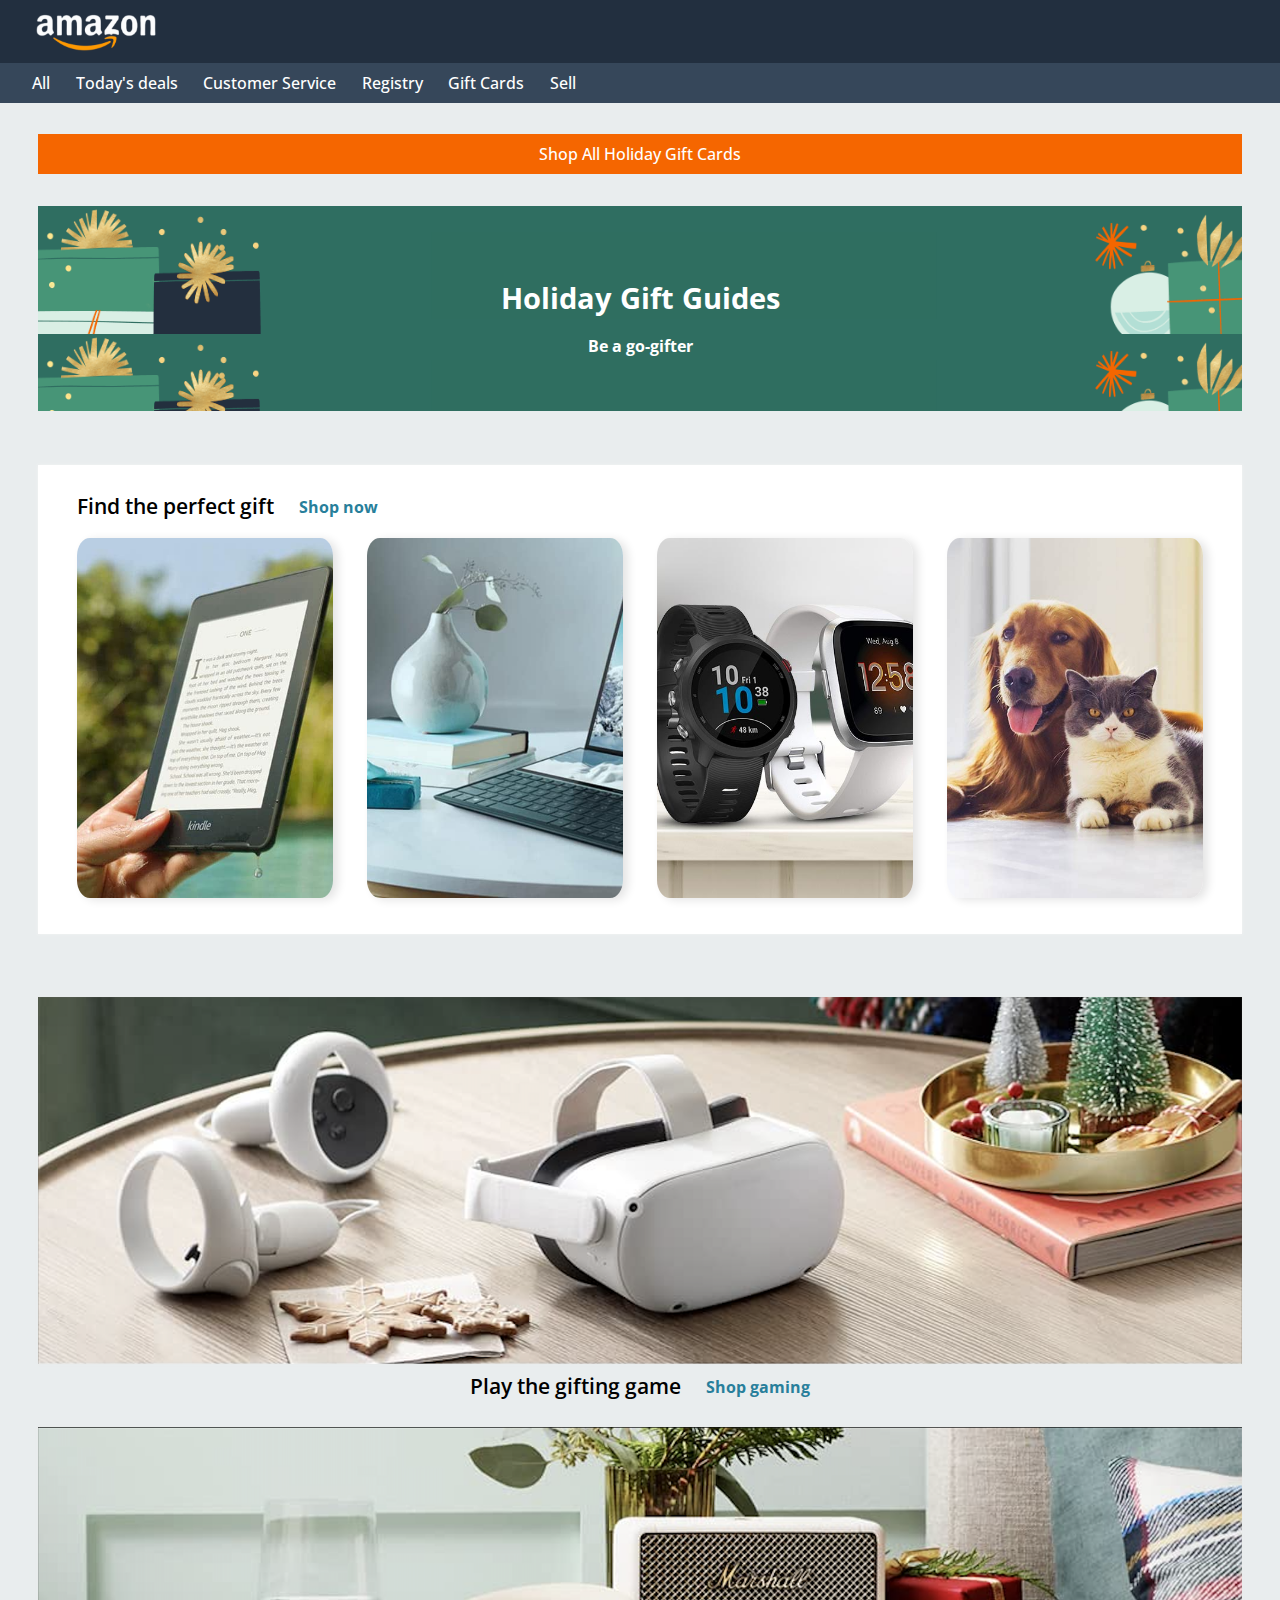
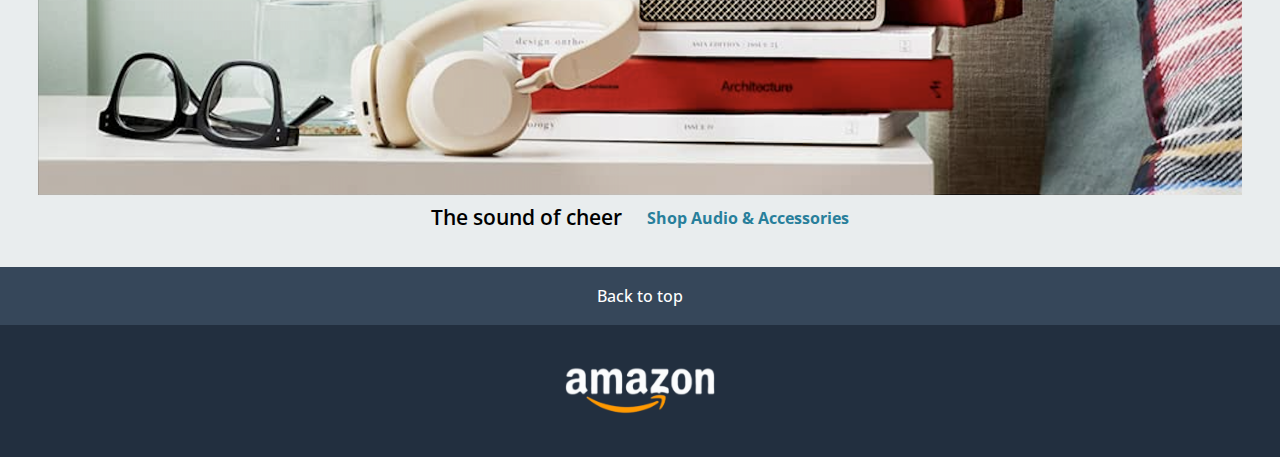
<file: index.html>
<!DOCTYPE html>
<html lang="en">
<head>
    <meta charset="UTF-8">
    <link rel="stylesheet" href="assets/css/style.css">
    <meta name="viewport" content="width=device-width, initial-scale=1.0">
    <title>Document</title>
</head>
<body>
    <header id="backToTop">
        <img class="LogoAmazonHeader" src="assets/images/logo.png" alt="LogoAmazon">
        <div class="ulHeader">
            <ul>
                <li><a href="#" class="menuLinks" target="_blank">All</a></li>
                <li><a href="#" class="menuLinks" target="_blank">Today's deals</a></li>
                <li><a href="#" class="menuLinks" target="_blank">Customer Service</a></li>
                <li><a href="#" class="menuLinks" target="_blank">Registry</a></li>
                <li><a href="#" class="menuLinks" target="_blank">Gift Cards</a></li>
                <li><a href="#" class="menuLinks" target="_blank">Sell</a></li>
            </ul>
        </div>
    </header>
    <main>
        <div class="orangeDiv">
            <a href="#" target="_blank"><p>Shop All Holiday Gift Cards</p></a>
        </div>
        <div class="holidayDiv">
            <p class="holidayTextTop"><a href="#" target="_blank">Holiday Gift Guides</a></p>
            <p class="holidayTextBot"><a href="#" target="_blank">Be a go-gifter</a></p>
        </div>
        <div class="perfectGiftDiv">
            <div class="perfectGiftDiv2">
                <p class="imgLabels">Find the perfect gift</p>
                <a class="imgLabelsLink" href="#" target="_blank">Shop now</a>
            </div>
            <div class="perfectGiftDivImg">
                <a href="#" target="_blank">
                <div class="perfectGiftImg" style="background-image: url(assets/images/img_1.jpg);"></div> <!-- Ho usato style direttamente nel div solo per inserire le varie background image e non dover copia-incollare lo stile del div 4 volte -->
                </a>
                <a href="#" target="_blank">
                <div class="perfectGiftImg" style="background-image: url(assets/images/img_2.jpg);"></div>
                </a>
                <a href="#" target="_blank">
                <div class="perfectGiftImg" style="background-image: url(assets/images/img_3.jpg);"></div>
                </a>
                <a href="#" target="_blank">
                <div class="perfectGiftImg" style="background-image: url(assets/images/img_4.jpg);"></div>
                </a>
            </div>
        </div>
        <div>
        <a href="" target="_blank"><img class="perfectGiftImg2" src="assets/images/img_9.png" alt="VisoreVirtuale"></a>
        </div>
        <div class="perfectGiftBigImgLabels">
            <p class="imgLabels">Play the gifting game</p>
            <a class="imgLabelsLink" href="#" target="_blank">Shop gaming</a>
        </div>
        <div>
        <a href="" target="_blank"><img class="perfectGiftImg2" src="assets/images/img_10.png" alt="VisoreVirtuale"></a>
        </div>
        <div class="perfectGiftBigImgLabels">
            <p class="imgLabels">The sound of cheer</p>
            <a class="imgLabelsLink" href="#" target="_blank">Shop Audio & Accessories</a>
        </div>
    </main>
    <footer>
        <a href="#backToTop">
            <div class="footerTop">
                <p>Back to top</p>
            </div>
        </a>
        <img class="footerLogo" src="assets/images/logo.png" alt="LogoAmazon">
    </footer>
</body>
</html>
</file>
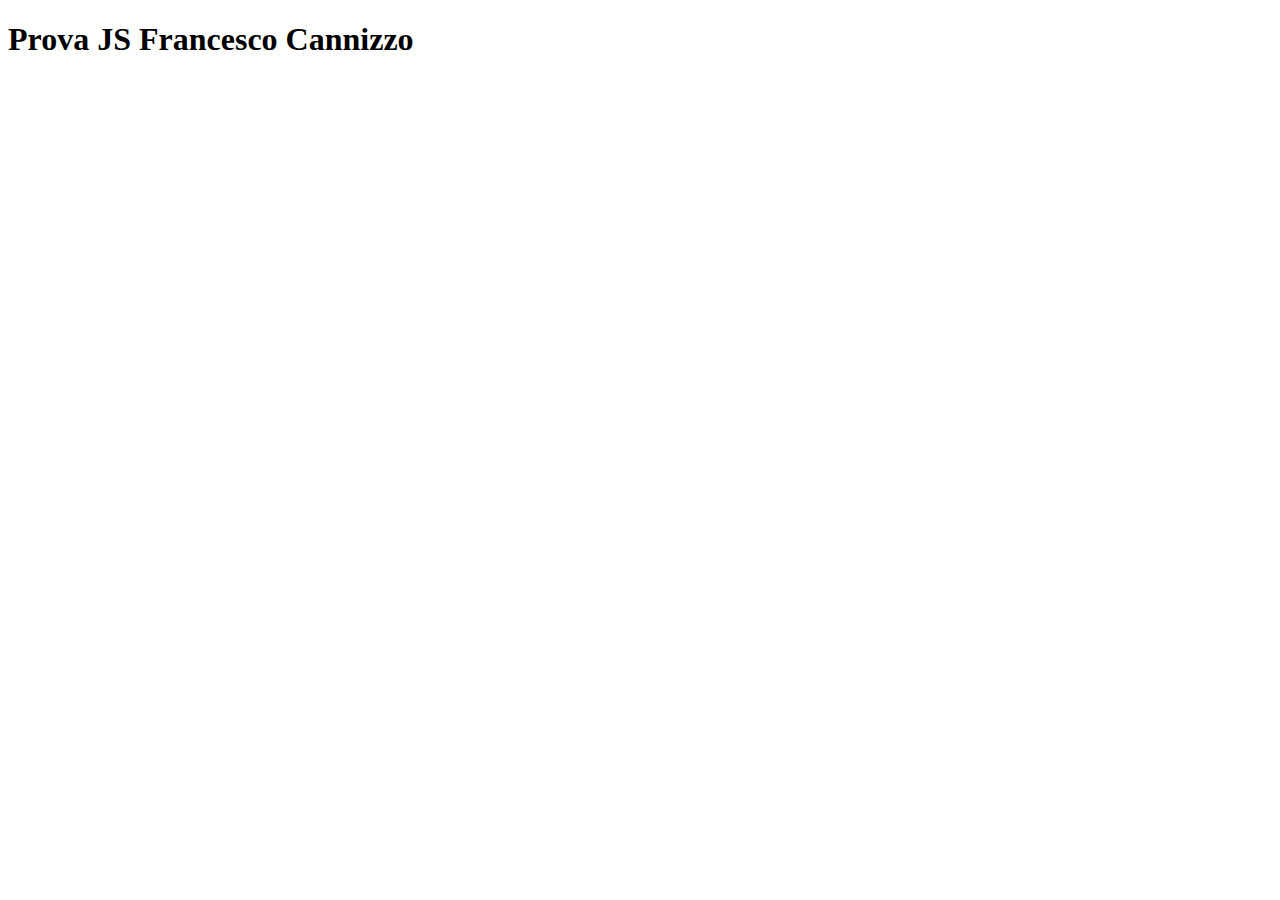
<file: EserciziJS/provaJS.html>
<!DOCTYPE html>
<html lang="en">
<head>
    <meta charset="UTF-8">
    <meta name="viewport" content="width=device-width, initial-scale=1.0">
    <title>Prova JS Francesco Cannizzo</title>
</head>
<body>
    <h1>Prova JS Francesco Cannizzo</h1>
<script src="/EserciziJS/D5.js"></script>
</body>
</html>
</file>
<file: assets/css/style.css>
/* Generic */

@import url('https://fonts.googleapis.com/css2?family=Open+Sans:ital,wght@0,300;0,400;0,500;0,600;0,700;0,800;1,300;1,400;1,500;1,600;1,700;1,800&display=swap');

body {
    font-family: 'Open Sans', sans-serif;
    font-weight: 500;
    margin: 0;
    padding: 0;
}

ul, p {
    margin: 0;
}

a {
    color: white;
    text-decoration: none;
}


/* Header */

header {
    background-color: #222F3F;
}

.LogoAmazonHeader {
    width: 10%;
    padding: 1vh 0 0.5vh 2.5vw;
}

.ulHeader {
    background-color: #36475A;
    padding: 0 0 0 2.5vw;
}

.ulHeader ul {
    padding: 1vh 0 1vh 0;
    display: flex;
    list-style-type: none;
}

.menuLinks {
    padding: 0 2vw 0 0;
}

/* Main */

main {
    padding: 3.5vh 3vw 1vh 3vw;
    background-color: #E9EDEE;
}

.orangeDiv {
    background-color: #F56600;
    margin: 0 0 0 0;
    padding: 1vh 0 1vh 0;
    text-align: center;
}

.orangeDiv:hover {
    opacity: 0.9;
}

.holidayDiv {
    background-image: url(../images/bg-image.png);
    margin: 3.5vh 0 0 0;
    padding: 8vh 0 6vh 0;
    text-align: center;
    color: white;
}

.holidayTextTop {
    font-size: 1.8em;
    font-weight: 700;
    margin: 0 0 2vh 0;
}

.holidayTextBot {
    font-weight: bold;
}

.perfectGiftDiv {
    margin: 6vh 0 7vh 0;
    padding: 3vh 3vw 4vh 3vw;
    background-color: white;
    box-shadow: 0px 0px 3px #f3f3f3;
}

.perfectGiftDiv2 {
    display: flex;
    align-items: center;
    margin: 0 0 2vh 0;
}

.imgLabels {
    font-size: 1.3em;
    font-weight: 600;
}

.imgLabelsLink {
    color: #287F9B;
    font-weight: bold;
    padding: 2px 0 0 2vw;
}

.perfectGiftDivImg {
    display: flex;
    justify-content: space-between;
}

.perfectGiftImg {
    border-radius: 5%;
    width: 20vw;
    height: 40vh;
    background-size: cover;
    background-position: center;
    box-shadow: 5px 2px 10px #e4e4e4;
}

.perfectGiftImg:hover {
    box-shadow: 0px 0px 10px #c2c2c2;
}

.perfectGiftImg2 {
    width: 100%;
    box-shadow: 0px 0px 3px #e9e9e9;
}

.perfectGiftBigImgLabels {
    display: flex;
    justify-content: center;
    align-items: center;
    margin: 0.3vh 0 3vh 0;
}

/* Footer */

footer {
    background-color: #222F3F;
    text-align: center;
}

.footerTop {
    background-color: #36475A;
    color: white;
    padding: 2vh 0 2vh 0;
}

.footerTop:hover {
    background-color: #3e5268;
}

.footerLogo {
    width: 12.5%;
    padding: 4vh 0 4vh 0;
}
</file>
